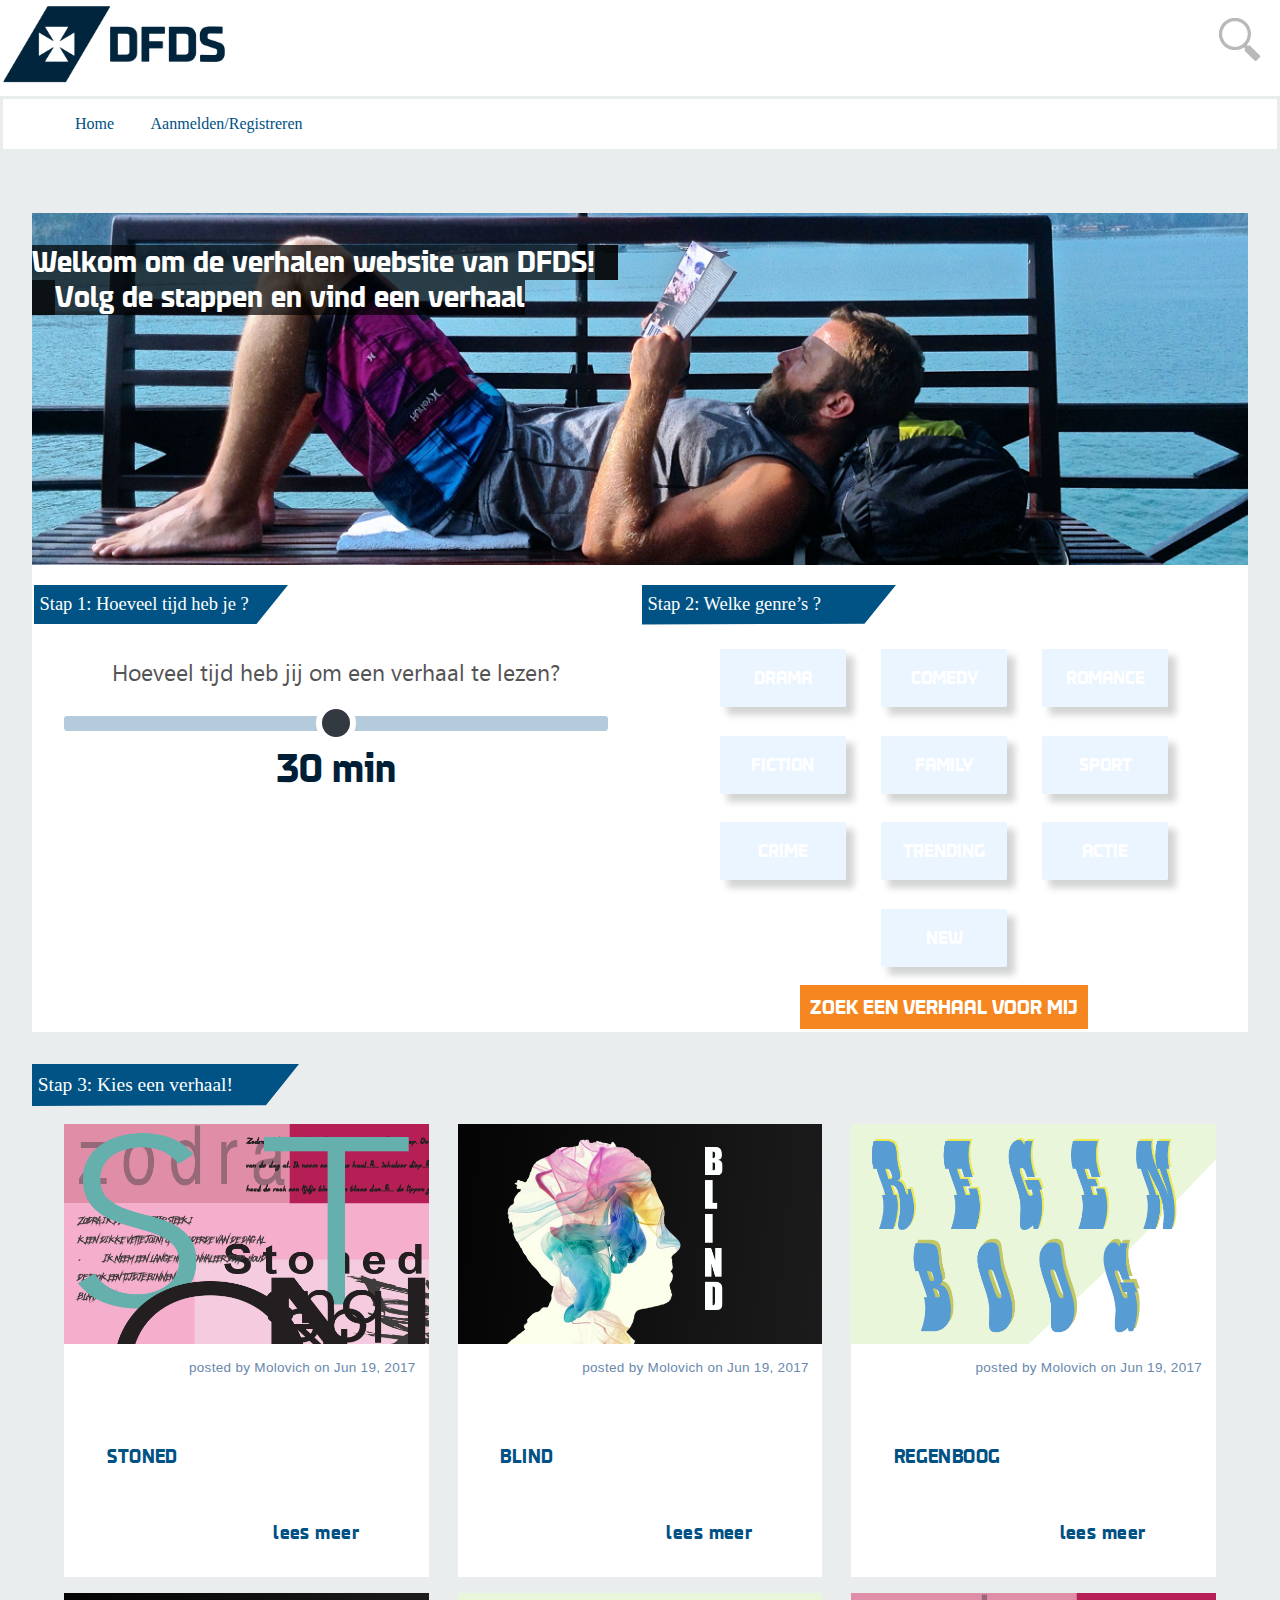
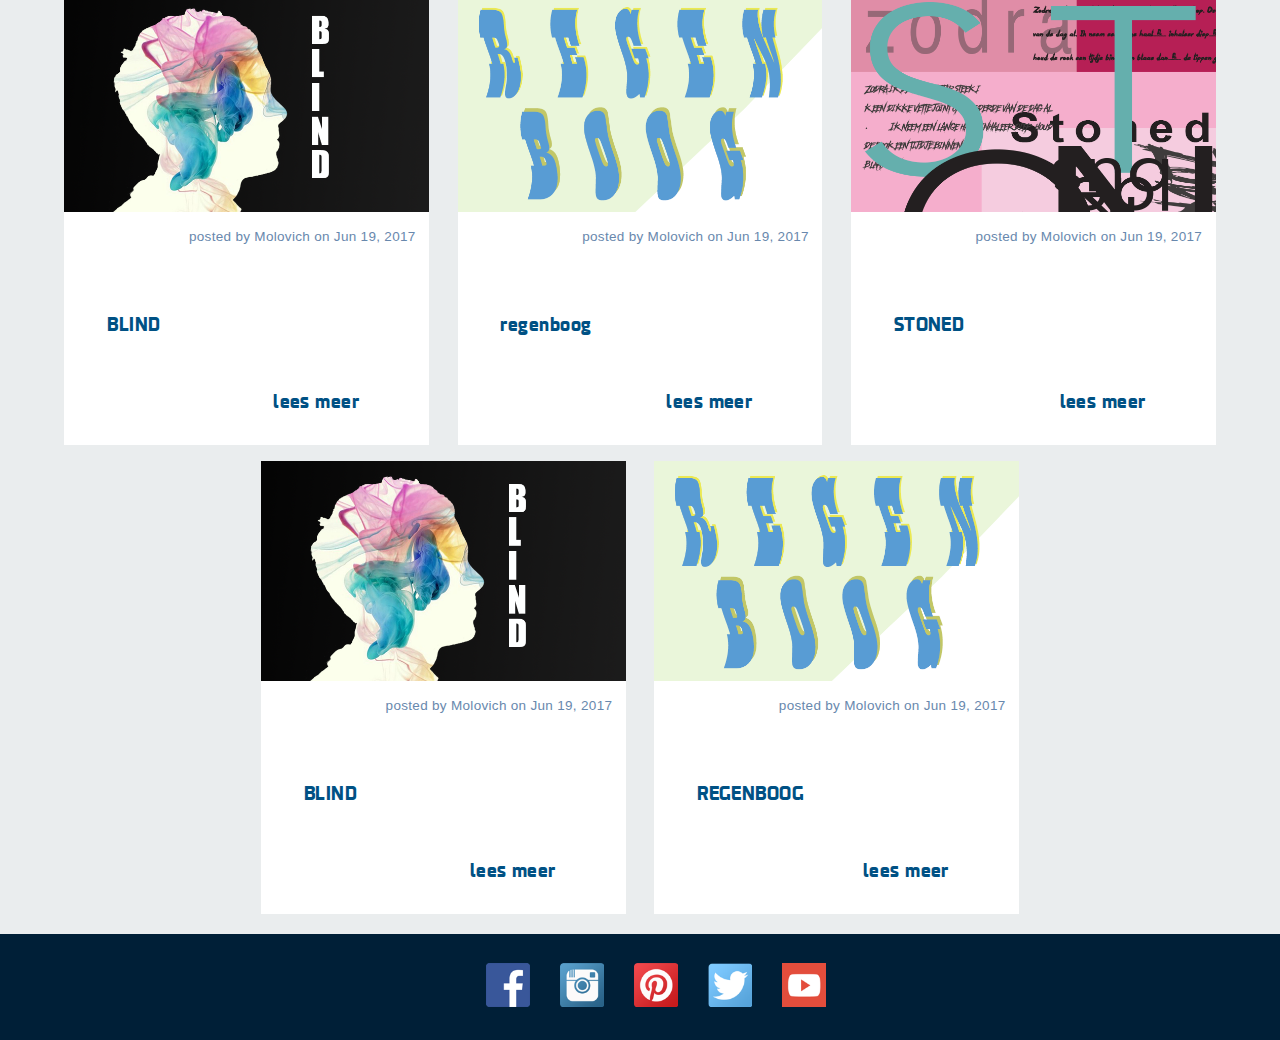
<file: html/index.html>
<!DOCTYPE html>
<html>


<head>
    <link rel="stylesheet" href="css/main.css" />
    <meta name="viewport" content="width=device-width, initial-scale=1">

    <title>Storseas</title>
</head>


<body>



    <header>



        <img src=plaatjes/Dfds_2015_logo.svg.png>
             
      
        <form action="" autocomplete="on">
            <input id="search" name="search" type="text" placeholder="      Wat zoek je ? fictie, drama etc">
            <input id="search_submit" type="submit">
        </form>

       <nav>
            <ul>
                <li><a href="index.html">Home</a></li>
                <li><a href="login.html">Aanmelden/Registreren</a></li>

            </ul>
        </nav>
        <!--http://codepen.io/CBeghin/pen/HeuiF-->
 

    </header>





    <!--STEP 1------------------------------------------------------------------------------------------------>

    <main>

        <div class="image">
            <img class='lezen' src="plaatjes/hero.jpg" alt="" />
            <h1><span>Welkom om de verhalen website van DFDS!<span class='spacer'></span><br /><span class='spacer'></span>Volg de stappen en vind een verhaal</span></h1>

                </div>
        <section>
        
            <fieldset>
                <h2>
                <img src="plaatjes/stappen/stap%201.svg" srcset="plaatjes/stappen/stap%201.svg,  plaatjes/stappen/stap%201.svg" sizes="100vw" alt="A rad wolf" /></h2>
                <p>Hoeveel tijd heb jij om een verhaal te lezen?</p>
                <div class="container">
                    <div class="slider">
                        <input type="range" min="0" max="60" onchange="rangevalue.value=value" />
                        <output id="rangevalue">30 min </output>
                    </div>
                    </fieldset> 
                <!--
<button>
    Zoek een verhaal voor mij
</button>
-->
       




        <fieldset>
            <h2>  <img src="plaatjes/stappen/stap%202.svg" srcset="plaatjes/stappen/stap%202.svg,  plaatjes/stappen/stap%202.svg" sizes="100vw" alt="A rad wolf" /></h2>
            <div class="label">

                <input type="checkbox" id="button" />
                <label for="button">DRAMA</label>
                <input type="checkbox" id="button1" />
                <label for="button1">COMEDY</label>
                <input type="checkbox" id="button2" />
                <label for="button2">ROMANCE</label>
                <input type="checkbox" id="button3" />
                <label for="button3">FICTION</label>
                <input type="checkbox" id="button4" />
                <label for="button4">FAMILY</label>
                <input type="checkbox" id="button4" />
                <label for="button4">SPORT</label>
                <input type="checkbox" id="button5" />
                <label for="button5">CRIME</label>
                <input type="checkbox" id="button6" />
                <label for="button6">TRENDING</label>
                <input type="checkbox" id="button7" />
                <label for="button7">ACTIE</label>
                <input type="checkbox" id="button8" />
                <label for="button8">NEW</label>

            </div>

            <button>
                Zoek een verhaal voor mij
            </button>

        </fieldset>

     </section>
      



        <!--STEP 3------------------------------------------------------------------------------------------------>

        <aside>
            <h2>  <img src="plaatjes/stappen/stap%203.svg" srcset="plaatjes/stappen/stap%203.svg,  plaatjes/stappen/stap%203.svg" sizes="100vw" alt="A rad wolf" /></h2>




            <article>
                <img src="plaatjes/stonedthumb.png"/>
                <time> posted by Molovich on Jun 19, 2017</time>

                <h4><a href="stoned.html">STONED </a></h4>
                <h3>
                    <section class="star"></section>
<section class="like"></section>
                        <p>
                            <a href="stoned.html">lees meer</a>
                        </p>
                    </h3>
                
            </article>



            <article>
                <img src="plaatjes/blindthumb.png"/>
               <time> posted by Molovich on Jun 19, 2017</time>
                <h4><a href="verhaal.html">BLIND </a></h4>
                <h3>
                    <section class="star"></section>
<section class="like"></section>
                        <p>
                            <a href="verhaal.html">lees meer</a>
                        </p>

                    </h3>

            </article>


            <article>
                <img src="plaatjes/regenboogthumb.png"/>
                <time> posted by Molovich on Jun 19, 2017</time>
                <h4><a href="regenboog.html">REGENBOOG </a></h4>
                <h3>
                    <section class="star"></section>
<section class="like"></section>

                        <p>
                            <a href="regenboog.html">lees meer</a>
                        </p>

                    </h3>

            </article>

                 <article>
                <img src="plaatjes/blindthumb.png"/>
                <time> posted by Molovich on Jun 19, 2017</time>

                <h4><a href="verhaal.html">BLIND</a></h4>
                <h3>
                    <section class="star"></section>
<section class="like"></section>
                        <p>
                            <a href="verhaal.html">lees meer</a>
                        </p>
                    </h3>
            </article>


               <article>
                <img src="plaatjes/regenboogthumb.png"/>
                <time> posted by Molovich on Jun 19, 2017</time>

                <h4><a href="regenboog.html">regenboog </a></h4>
                <h3>
                    <section class="star"></section>
<section class="like"></section>
                        <p>
                            <a href="regenboog.html">lees meer</a>
                        </p>
                    </h3>
            </article>


                <article>
                <img src="plaatjes/stonedthumb.png"/>
                <time> posted by Molovich on Jun 19, 2017</time>

                <h4><a href="stoned.html">STONED </a></h4>
                <h3>
                    <section class="star"></section>
<section class="like"></section>
                        <p>
                            <a href="stoned.html">lees meer</a>
                        </p>
                    </h3>
            </article>
            
            <article>
                <img src="plaatjes/blindthumb.png"/>
               <time> posted by Molovich on Jun 19, 2017</time>
                <h4><a href="verhaal.html">BLIND </a></h4>
                <h3>
                    <section class="star"></section>
<section class="like"></section>
                        <p>
                            <a href="verhaal.html">lees meer</a>
                        </p>

                    </h3>

            </article>


            <article>
                <img src="plaatjes/regenboogthumb.png"/>
                <time> posted by Molovich on Jun 19, 2017</time>
                <h4><a href="regenboog.html">REGENBOOG </a></h4>
                <h3>
                    <section class="star"></section>
<section class="like"></section>

                        <p>
                            <a href="regenboog.html">lees meer</a>
                        </p>

                    </h3>

            </article>

        </aside>
        

    </main>



    <footer>

        <img src="plaatjes/facebook.png" alt="">
        <img src="plaatjes/instagram.png" alt="">
        <img src="plaatjes/pinterest.png" alt="">
        <img src="plaatjes/twitter.png" alt="">
        <img src="plaatjes/youtube.png" alt="">

    </footer>




    <script type="text/javascript" src="js/main.js"></script>
</body>

</html>
</file>
<file: html/css/main.css>
@font-face {
    font-family: 'dfds-bold';
    src: url("../fonts/dfds-bold.ttf");
}

@font-face {
    font-family: 'SEGOEUI';
    src: url("../fonts/SEGOEUI.TTF");
}

body {
    margin: 0;
    padding: 0;
    display: block;
    overflow-x: hidden;
    max-width: 100vw;
    background-color: #eaedee;
}

header {
    background-color: white;
}


/*range*/

.slider {
    padding-top: 2em;
    width: 90%;
    margin: 2.3% auto;
}

input[type="range"] {
    -webkit-appearance: none !important;
    width: 100%;
    height: 1.173em;
    background-color: #b3cbda;
    border-radius: 0.235em;
    margin: auto;
    transition: all 0.3s ease;
}

input[type="range"]:hover {
    background-color: #b2d5aa;
}

input[type="range"]::-webkit-slider-thumb {
    -webkit-appearance: none !important;
    height: 3em;
    width: 3em;
    background: #333940;
    border-radius: 7.818em;
    box-sizing: border-box;
    border: 0.469em solid #fff;
    transition: all 0.5s ease;
}

input[type="range"]::-webkit-slider-thumb:hover {
    background-color: #457d66;
}

input[type="range"]::-webkit-slider-thumb:active {
    box-shadow: 0 0 0.5em #eaedee;
}

#rangevalue {
    text-align: center;
    font-family: "dfds-bold";
    font-size: 4.4vh;
    display: block;
    margin: auto;
    padding: 0.2em 0;
    width: 50%;
    color: #001f37;
}


/*----------------------------------*/


/* zoekbalk: http://codepen.io/CBeghin/pen/HeuiF */

input[type="text"] {
    background: none;
    border: none;
    color: #555;
    display: inline-block;
    flex-flow: row;
    font-family: "helvetica";
    font-size: 2.3vmin;
    font-weight: 100;
    height: 4.691em;
    outline: none;
    padding-right: 5em;
    position: absolute;
    right: 0;
    top: 0;
    transition: width .4s;
    width: 1em;
    z-index: 3;
}

input[type="text"]:focus:hover {
    border: 0.3em solid #BBB;
}

input[type="text"]:focus {
    width: 21em;
    z-index: 1;
    border: 0.078em solid #BBB;
    cursor: text;
}

input[type="submit"] {
    height: 6em;
    width: 6em;
    display: flex;
    color: red;
    float: right;
    background: url([data-uri]) center center no-repeat;
    text-indent: -781.769em;
    border: none;
    position: absolute;
    top: 0;
    right: 0;
    z-index: 2;
    cursor: pointer;
    opacity: 0.4;
    cursor: pointer;
    transition: opacity .4s ease;
}

input[type="submit"]:hover {
    opacity: 0.8;
}


/*https://css-tricks.com/snippets/css/a-guide-to-flexbox/*/

header nav {
    background-color: white;
    list-style: none;
    border: 0.2em solid #eaedee;
    border-bottom: 3em solid #eaedee;
    list-style: none;
    list-style-type: none;
    font-family: 'helvetica';
    flex-direction: row;
    text-decoration: none;
}

nav ul li a,
ul li {
    display: inline-flex;
    font-family: 'segoe ui';
    flex-direction: row;
    padding-left: 1em;
    text-align: center;
    justify-content: flex-end;
    list-style: none;
    font-weight: 100;
    list-style-type: none;
    color: #005184;
    text-decoration: none;
    font-size: 1rem;
    lein-height: 1;
}


/*-------*/

.lezen {
    width: 100%;
    height: 100%;
    /*    max-width: 120rem;*/
}

.image fieldset h2 {
    background-image: url(plaatjes/banner.svg);
    font-family: 'dfds-bold';
    font-size: 5.0vmin;
    color: white;
    display: inline-flex;
    flex-flow: row;
    margin-top: 0;
    width: auto;
    top: 0;
    align-items: stretch;
}

body main .image fieldset {
    display: inline-flex;
    flex-direction: row;
    border: none;
    background-color: white;
    font-family: "Helvetica";
    font-size: 1.5rem;
    overflow: scroll;
    overflow-y: auto;
    align-items: baseline;
    padding: 0;
    width: 50%;
}


/*.  fieldset p {
    color: #005184;
    font-family: 'helvetica';
    font-size: 2.9vmin;
    text-decoration: none;
    font-weight: 100;
    width: auto;
    padding: 1em;
    margin-right: 0;
}*/


/*https://css-tricks.com/text-blocks-over-image/*/

.image {
    /*    position: relative;*/
    width: 100%;
    height: auto;
    flex-direction: row;
    margin-left: auto;
    margin-right: auto;
    margin-bottom: 1em;
}

main article p,
main nav p {
    color: #005184;
    font-family: 'helvetica';
    font-size: 1.8vh;
    text-decoration: none;
    font-weight: 100;
    text-align: center;
    list-style: none;
    text-decoration: none;
    margin: 1em auto;
}

nav h2 {
    font-family: "dfds-bold";
}

nav h3 {
    font-family: "helvetica";
    font-weight: 100;
}

h1 {
    position: absolute;
    top: 18em;
    color: white;
    margin: 0;
    font: 1.094em Sans-Serif;
}

@media all and (max-width: 108.375em) {
    h1 {
        position: absolute;
        top: 16em;
        color: white;
        margin: 0;
        font: 1.094em Sans-Serif;
    }
}

@media all and (max-width: 94.875em) {
    h1 {
        position: absolute;
        top: 14em;
        color: white;
        margin: 0;
        font: 1.094em Sans-Serif;
    }
}

h1 span {
    background: blue;
    background: rgba(0, 0, 0, 0.7);
    font-family: "dfds-bold";
    font-size: 3.3vmin;
}

h1 span.spacer {
    padding: 0 0.391em;
}

header form {
    color: white;
    display: block;
    flex-flow: row;
    flex-wrap: wrap;
    font-family: 'dfds-bold';
    font-size: 2.3vmin;
    justify-content: space-around;
    text-align: center;
    width: 100%;
    border: none;
    transition:
}

main aside h2 {
    background: ('banner.svg') no-repeat top left;
    margin-bottom: 0;
    margin-top: 0;
    flex-flow: row;
    width: 22%;
}


/*fieldset 2*/

main fieldset h2 {
    font-weight: 50;
    margin-bottom: 0;
    margin-top: 0;
    width: 42%;
}

main fieldset {
    border: none;
    font-family: "Helvetica";
    animation: roll 3s;
    animation-iteration-count: 1;
    width: 100%;
    font-size: 1.5rem;
    overflow: scroll;
    height: auto;
    overflow-y: auto;
    text-align: center;
    padding: 0;
}

header img {
    display: inline-block;
    height: auto;
    width: 18%;
    ;
    justify-content: flex-start;
    white-space: nowrap;
    margin: -0.1em;
    padding: 0;
    border: none;
}

fieldset input[type=checkbox] {
    position: absolute;
    top: -781.691em;
    left: -781.691em;
}

.label {
    align-items: center;
}

fieldset label {
    display: inline-flex;
    padding: 1em 3em 1em 3em;
    width: 1em;
    background-color: #eaf5ff;
    font-family: "dfds-bold";
    font-size: 2vmin;
    flex-flow: row wrap;
    border-color: #d3d4d4;
    border-radius: 0.078em;
    box-shadow: 0.391em 0.391em 0.391em #d3d4d4;
    margin: 0.8em;
    color: #ffffff;
    justify-content: center;
}

@media all and (max-width:91.545em) {
    aside article {
        width: 31%;
    }
}

@media all and (max-width:81.560em) {
    main aside article {
        width: 30%;
    }
}

@media all and (max-width:61.673em) {
    main aside article {
        width: 46%;
    }
}

@media all and (max-width:46.05em) {
    main aside article {
        width: 93%;
    }
    fieldset label {
        display: inline-flex;
        padding: 1em 3em 1em 3em;
        width: 4em;
        background-color: #eaf5ff;
        font-family: "dfds-bold";
        font-size: 3.4vmin;
        flex-flow: row wrap;
        border-color: #d3d4d4;
        border-radius: 0.078em;
        box-shadow: 0.391em 0.391em 0.391em #d3d4d4;
        margin: 0.8em;
        color: #ffffff;
        justify-content: center;
    }
}


/* label:hover {
    background-color: #85BCE9;
    color: white;
} */

checked fieldset > input[type=checkbox]:checked ~ div {
    background: hsla(120, 80%, 50%, .8);
}

fieldset > input[type=checkbox]:checked ~ div span {
    background: hsla(310, 60%, 50%, .8);
    padding: 1em;
}

fieldset input[type=checkbox]:checked + label {
    background: #f68620;
    opacity: 0.2%;
    ;
}


}
verhalen article img-content {
    display: inline-block;
    vertical-align: middle;
    height: auto;
    margin-right: 0;
    width: 100%;
}
main aside article img {
    display: inline-block;
    vertical-align: middle;
    height: auto;
    margin-right: 0;
    width: 100%;
}
main button {
    display: inline-block;
    text-transform: uppercase;
    font-family: "dfds-bold";
    background: #f6861f;
    border: solid;
    color: white;
    font-size: 85%;
    padding: 0.5em;
}
article {
    background-color: white;
    display: inline-block;
    flex-flow: row;
    animation: roll 3s;
    animation-iteration-count: 1;
    width: 23%;
    margin-top: 0.5em;
    margin-left: 0.5em;
    margin-right: 0.5em;
    color: #bbb;
    font-size: 1.5rem;
    height: atuo;
    overflow: hidden;
    justify-content: center;
}
aside article: hover {
    background-color: white;
    display: inline-block;
    flex-flow: row;
    animation: roll 3s;
    animation-iteration-count: 1;
    width: 50%;
    margin-top: 0.5em;
    margin-left: 0.5em;
    margin-right: 0.5em;
    color: #bbb;
    font-size: 1.5rem;
    height: atuo;
    overflow: hidden;
    justify-content: center;
}
article time {
    color: #6888ad;
    font-family: "Palanquin", Helvetica, Arial, sans-serif;
    letter-spacing: 0.023em;
    line-height: 1.564em;
    font-size: 1.5vh;
    font-weight: 100;
    word-break: break-all;
    padding: 1em;
    display: flex;
    justify-content: flex-end;
}
main aside article a {
    color: #005184;
    font-family: 'dfds-bold';
    font-size: 2.1vh;
    text-decoration: none;
    font-weight: 100;
}
aside article h4,
{
    color: #005184;
    font-family: 'helvetica';
    font-size: 0.9em;
    text-decoration: none;
    font-weight: 100;
    width: 100%;
    justify-content: flex-end;
    border-bottom: 0.078em solid #BBB;
    list-style: none;
}
h4 {
    margin-left: 1em;
    margin-bottom: 0;
}
article h3 p {
    Helvetica,
    Arial,
    sans-serif;
    font-size: 3.0vh;
    margin: 0.4em;
}
article h3 {
    margin: 0;
    display: inline-flex;
}
@media all and (min-width: 106.125em) {
    main fieldset p,
    aside article p {
        color: #545454;
        font-family: "segoeui";
        font-size: 2.5vmin;
        word-break: keep-all;
        text-decoration: none;
        align-content: center;
        width: auto;
        overflow: hidden;
        margin: 0;
        text-align: center;
        padding-top: 2.2em;
    }
}
@media all and (max-width: 106.125em) {
    .slider {
        padding-top: 0;
        width: 90%;
        /*        margin: 2.3% auto;*/
    }

    fieldset p,
    aside article p {
        color: #545454;
        font-family: "segoeui";
        font-size: 2.5vmin;
        word-break: keep-all;
        text-decoration: none;
        align-content: center;
        width: auto;
        overflow: hidden;
        justify-content: flex-start;
    }
}
main {
    background-color: #ffffff;
    padding-top: 0;
    margin: 1em auto;
    width: 95%;
}
@media all and (max-width: 63.750em) {
    main article div {
        display: inline-flex;
        flex-direction: row;
        justify-content: flex-end;
    }

    body {
        width: 100%;
        overflow-x: hidden;
    }

    input[type="text"]:focus {
        width: 30em;
        z-index: 1;
        border: 0.078em solid #BBB;
        cursor: text;
    }

    header img {
        height: 4em;
        width: auto;
    }

    main {
        background-color: #ffffff;
        padding-top: 0;
        margin: 1em auto;
        width: 95%;
    }

    main aside h2 {
        width: 50%;
        font-size: 5.3vmin;
        position: relative;
        top: 0;
        left: 0;
        height: %;
    }

    main fieldset h2,
    body .image fieldset h2 {
        font-family: 'dfds-bold';
        */ margin-bottom: 0.3em;
        width: 50%;
    }
}
@media all and (max-width: 93.750em) {
    aside:nth-child(n+2) {
        /* background-color: #eaedee; */
        font-family: "Helvetica";
        margin: 0;
        text-align: center;
    }
}
aside {
    background-color: #eaedee;
    font-family: "Helvetica";
    padding-top: 2em;
    text-align: center;
}

}

/*https://codepen.io/jamalAzmy/pen/Jytrv
    /* CSS Document */

/* ---------- FONTAWESOME ---------- */

/* ---------- http://fortawesome.github.com/Font-Awesome/ ---------- */

/* ---------- http://weloveiconfonts.com/ ---------- */
@import url(http://weloveiconfonts.com/api/?family=fontawesome);

/* ---------- ERIC MEYER'S RESET CSS ---------- */

/* ---------- http://meyerweb.com/eric/tools/css/reset/ ---------- */
@import url(http://meyerweb.com/eric/tools/css/reset/reset.css);

/* ---------- FONTAWESOME ---------- */
[class*="fontawesome-"]:before {
    font-family: 'FontAwesome',
    sans-serif;
}

/* ---------- GENERAL ---------- */

/*
* {
    -moz-box-sizing: border-box;
    box-sizing: border-box;
}
*/
*:before,
*:after {
    -moz-box-sizing: border-box;
    box-sizing: border-box;
}
a:hover {
    text-decoration: underline;
}
.clearfix {
    *zoom: 1;
}
.clearfix:before,
.clearfix:after {
    content: ' ';
    display: table;
}
.clearfix:after {
    clear: both;
}

/*----------------------------------------FOOTER------------------------------------------*/
footer {
    bottom: 0;
    height: 100%;
    left: 0;
    list-style: none;
    width: 100%;
    background: #001f37;
    padding: 1.564em 0;
    text-align: center;
    /*         position: absolute;*/
    right: 0;
    bottom: 0;
    left: 0;
    padding: 1rem;
    display: block;
}
footer img {
    background: #001f37;
    display: inline-block;
    width: 1em;
    height: 1em;
    margin: 0.3em;
    line-height: 5.472em;
    font-size:2.736em;
    text-align: center;
    color: #bbb;
    overflow: hidden;
    transition: color .3s;
}
footer img:hover {
    cursor: pointer;
}
main section nav {
    display: inline-flex;
}
main section {
    display: inline-flex;
}
@media(max-width: 56.25em) {
    main section {
        display: inline-block;
    }
}

/*-------*/
.star {
    width: 1.890em;
    height: 1.890em;
    background: url("https://cssanimation.rocks/images/posts/steps/twitter_fave.png") no-repeat;
    background-position: -0.422em 0;
    cursor: pointer;
}
.like {
    width: 3.046em;
    height: 3.046em;
    background: url("https://abs.twimg.com/a/1446542199/img/t1/web_heart_animation.png") no-repeat;
    background-position:0.25em;
    /*-20px;*/
    cursor: pointer;
}
.anim-like {
    background-position: -60.25em 0.175em;
    /*14px*/
    /*2820px*/
    transition: background 1s steps(28);
}
.anim {
    background-position: -43.8em 0;
    /*-3529px*/
    transition: background 1s steps(55);
}
main a {
    color: #6888ad;
    font-family: "Palanquin",
    Helvetica,
    Arial,
    sans-serif;
    letter-spacing: 0.023em;
    line-height: 1.564em;
    font-size: 2.5vh;
    font-weight: 100;
    word-break: break-all;
    padding: 1em;
    display: flex;
}
nav section {
    justify-content: center;
}

/*  responsive */
section img:last-of-type,
img:nth-of-type(2),
section img:first-of-type {
    max-width: 100%;
    height: auto;
}
</file>
